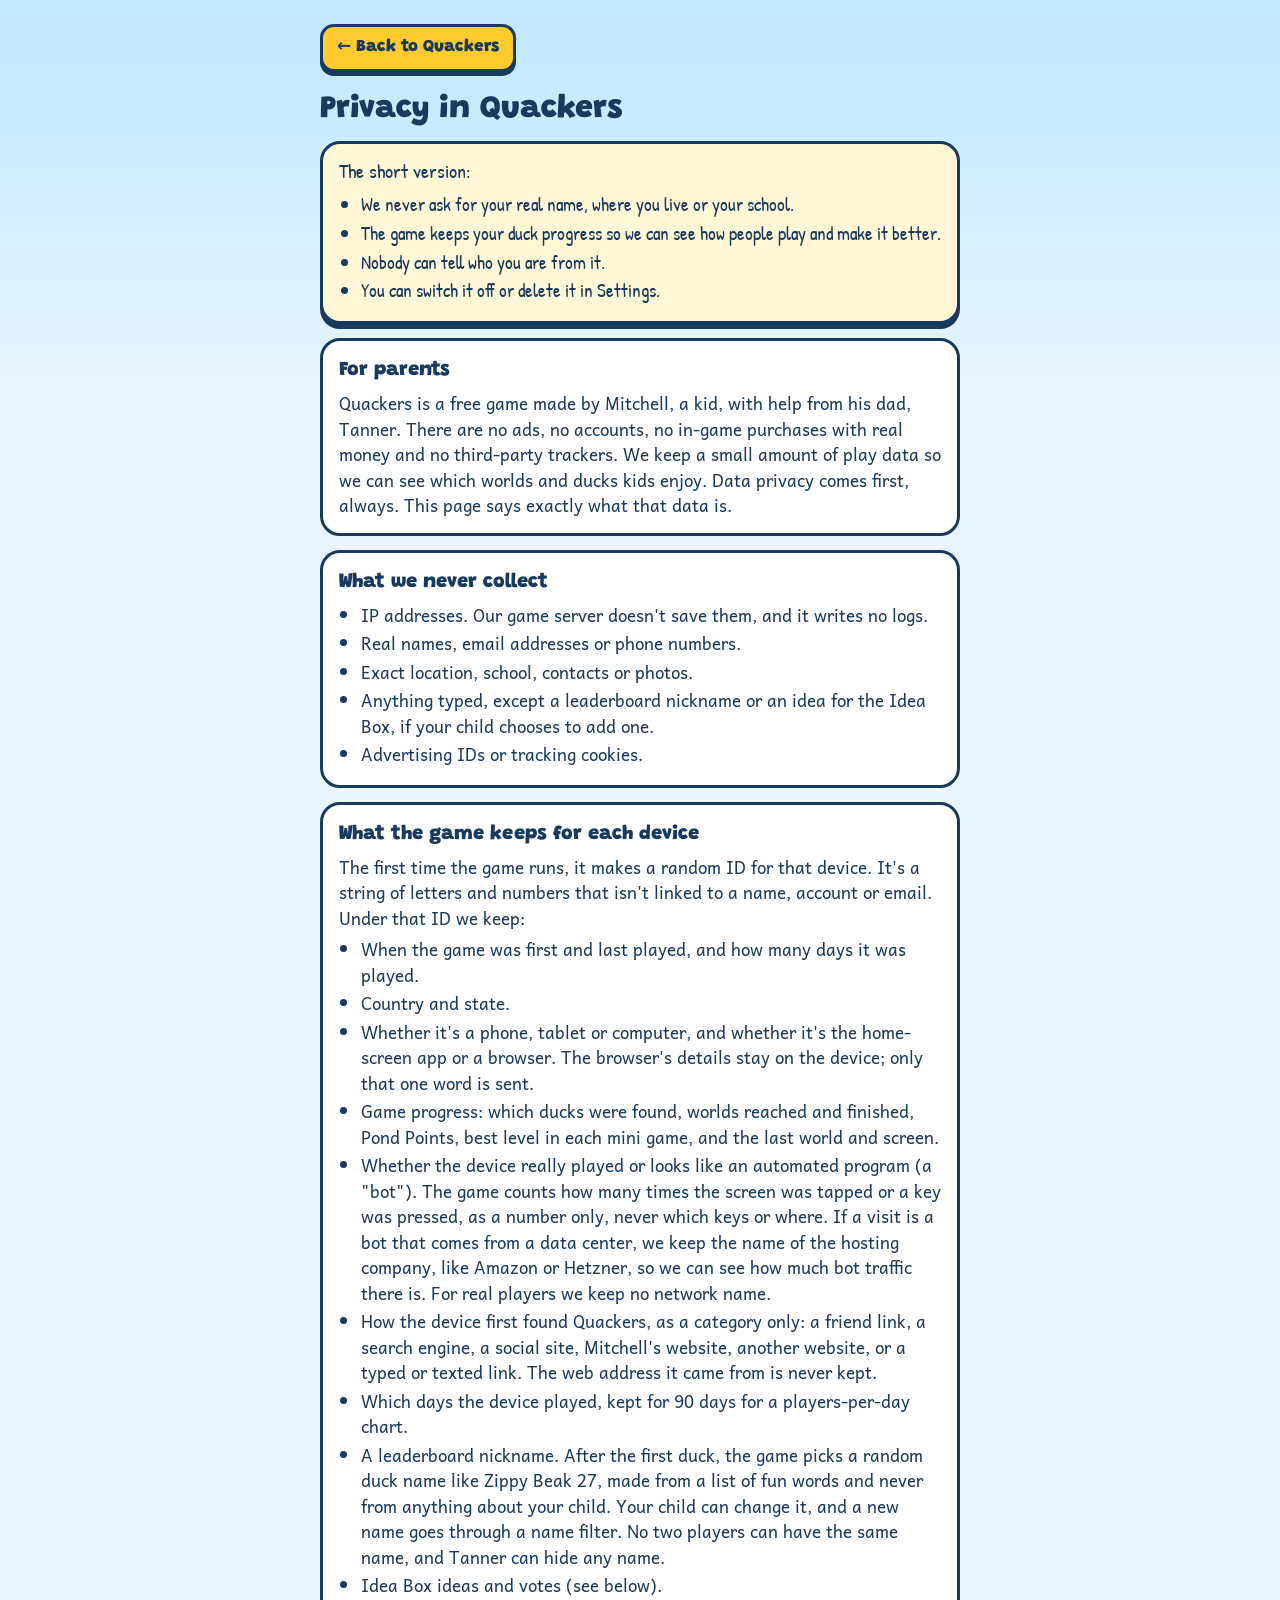
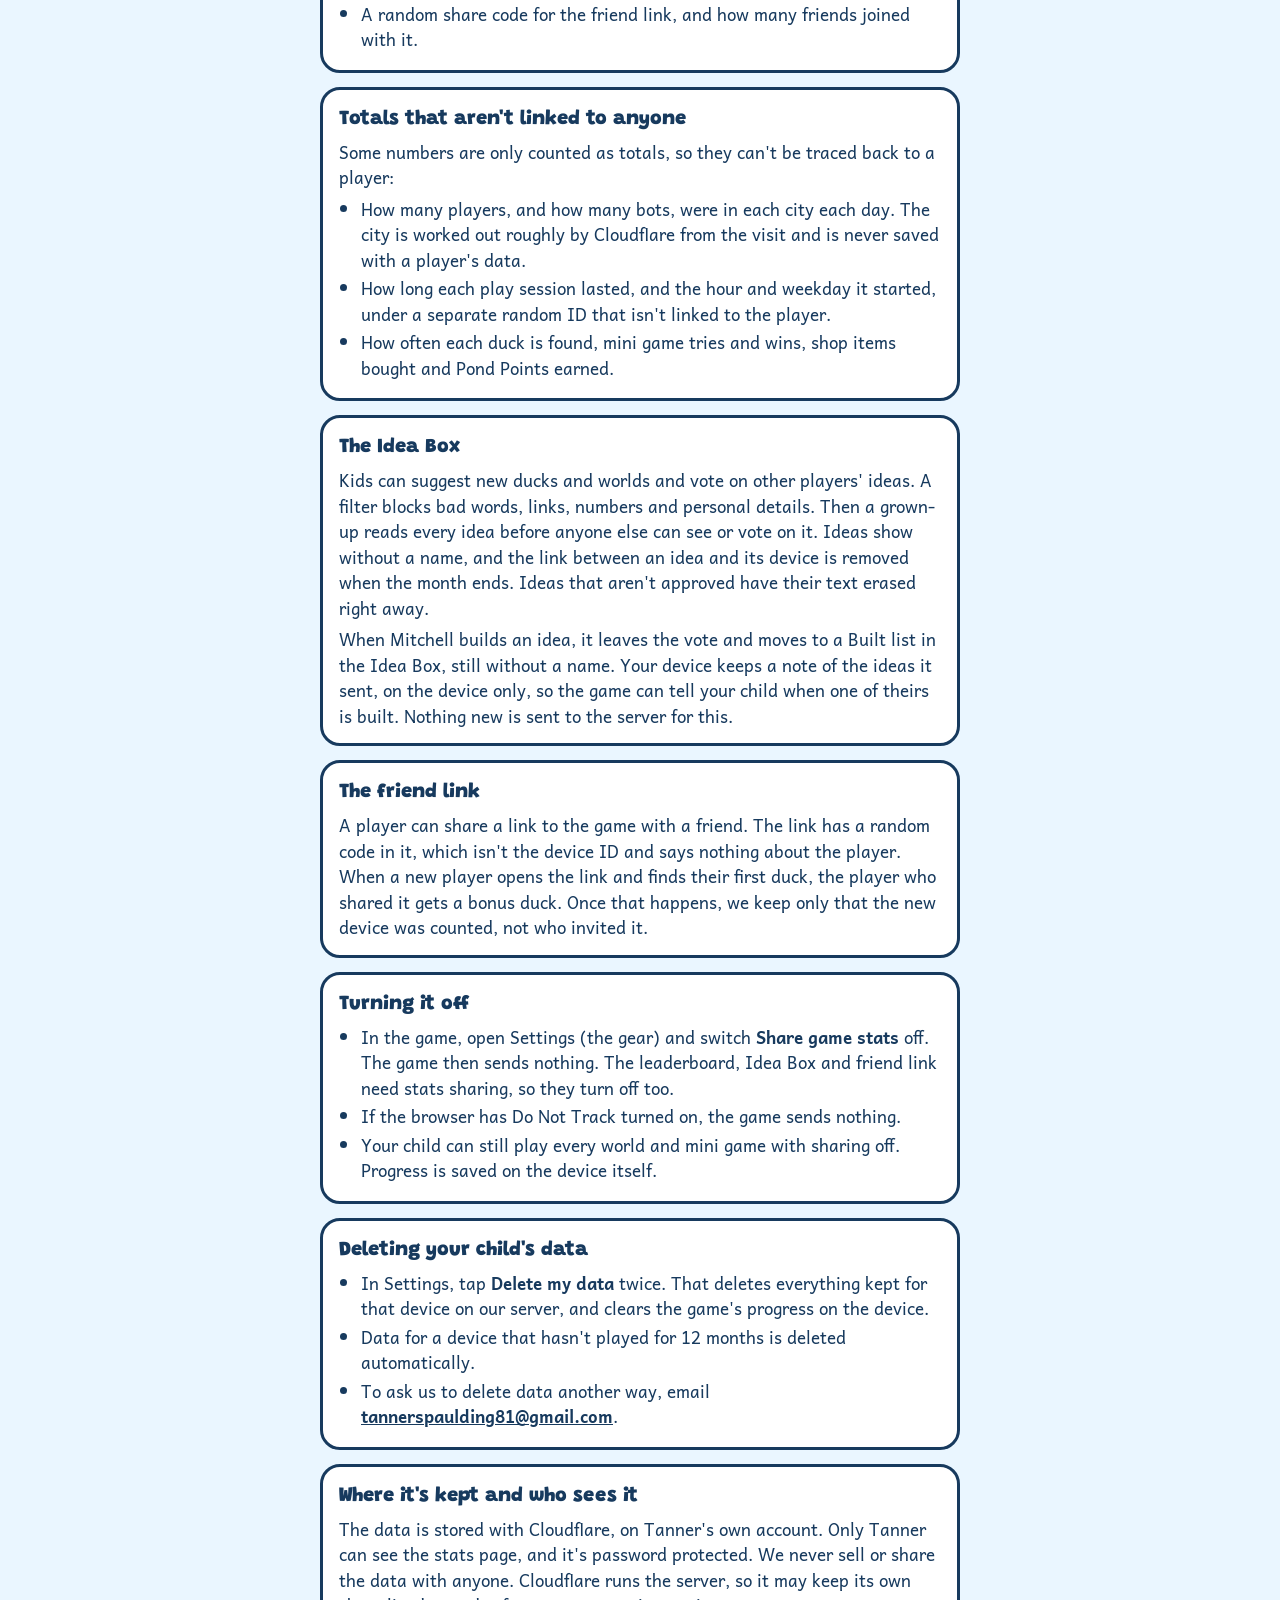
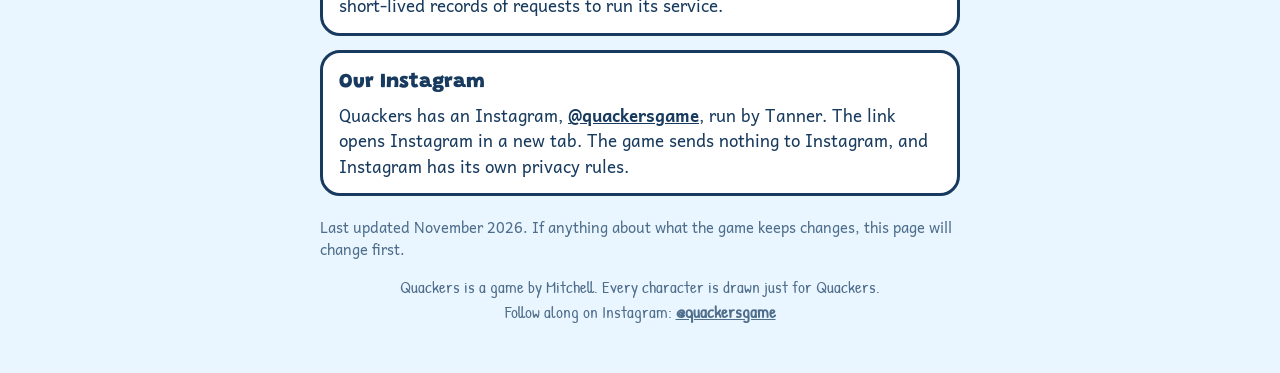
<file: privacy/index.html>
<!doctype html>
<html lang="en">
<head>
<meta charset="utf-8">
<meta name="viewport" content="width=device-width, initial-scale=1, viewport-fit=cover">
<title>Quackers privacy</title>
<meta name="description" content="What the Quackers game keeps, what it never keeps, and how to delete it.">
<link rel="icon" href="/brand/quackers-icon.svg" type="image/svg+xml">
<link rel="preconnect" href="https://fonts.googleapis.com">
<link rel="preconnect" href="https://fonts.gstatic.com" crossorigin>
<link rel="stylesheet" href="https://fonts.googleapis.com/css2?family=Andika:wght@400;700&family=Grandstander:wght@800;900&family=Patrick+Hand&display=swap">
<style>
:root{--ink:#173A5E;--duck:#FFCB2F;--lily:#3FB86A;--dim:#4F6E8C;--sky-top:#BFE6FF;--sky-bot:#EAF6FF;--card:#FFFFFF;--text:#173A5E;--muted:#4F6E8C;--line:#173A5E;
  --display:"Grandstander","Arial Rounded MT Bold",system-ui,sans-serif;--body:"Andika","Trebuchet MS",system-ui,sans-serif;--note:"Patrick Hand","Comic Neue",cursive}
@media (prefers-color-scheme: dark){:root{--sky-top:#14314F;--sky-bot:#0D1F33;--card:#173352;--text:#EAF4FF;--muted:#9DB7D2;--line:#6F93B8;color-scheme:dark}}
*{box-sizing:border-box}
html{background:var(--sky-bot)}
body{margin:0;color:var(--text);font-family:var(--body);font-size:17px;line-height:1.5;background:linear-gradient(var(--sky-top) 0,var(--sky-bot) 420px) no-repeat,var(--sky-bot);
  padding:24px 16px 48px;padding:calc(24px + env(safe-area-inset-top,0px)) max(16px,env(safe-area-inset-right,0px)) 48px max(16px,env(safe-area-inset-left,0px))}
main{max-width:640px;margin:0 auto;display:flex;flex-direction:column;gap:14px}
.back{align-self:flex-start;display:inline-flex;align-items:center;gap:6px;font-family:var(--display);font-weight:900;color:var(--ink);background:var(--duck);border:3px solid var(--ink);border-radius:14px;padding:8px 14px;box-shadow:0 4px 0 var(--ink);text-decoration:none;min-height:44px}
h1{font-family:var(--display);font-weight:900;font-size:2rem;line-height:1.1;margin:6px 0 0}
h2{font-family:var(--display);font-weight:900;font-size:1.25rem;margin:0 0 6px}
.card{background:var(--card);border:3px solid var(--line);border-radius:20px;padding:14px 16px}
.kid{background:#FFF7D6;color:#173A5E;border-color:#173A5E;box-shadow:0 5px 0 #173A5E}
.kid p{font-family:var(--note);font-size:1.25rem;line-height:1.3;margin:0}
.kid ul{margin:8px 0 0;padding-left:22px;font-family:var(--note);font-size:1.2rem;line-height:1.35}
ul{margin:6px 0 0;padding-left:22px}
li{margin:3px 0}
p{margin:6px 0 0}
.card>p:first-of-type,.card>h2+p{margin-top:0}
.small{font-size:.92rem;color:var(--muted)}
.mail{color:inherit;font-weight:700;text-decoration:underline;overflow-wrap:anywhere}
.ask{background:#FFE9C7;color:#173A5E;border:2px dashed #C9761C;border-radius:10px;padding:1px 6px;font-weight:700}
footer{text-align:center;font-family:var(--note);font-size:1.05rem;color:var(--muted)}
</style>
</head>
<body>
<main>
<a class="back" href="/">&larr; Back to Quackers</a>
<h1>Privacy in Quackers</h1>

<section class="card kid" aria-label="The short version for kids">
<p>The short version:</p>
<ul>
<li>We never ask for your real name, where you live or your school.</li>
<li>The game keeps your duck progress so we can see how people play and make it better.</li>
<li>Nobody can tell who you are from it.</li>
<li>You can switch it off or delete it in Settings.</li>
</ul>
</section>

<section class="card">
<h2>For parents</h2>
<p>Quackers is a free game made by Mitchell, a kid, with help from his dad, Tanner. There are no ads, no accounts, no in-game purchases with real money and no third-party trackers. We keep a small amount of play data so we can see which worlds and ducks kids enjoy. Data privacy comes first, always. This page says exactly what that data is.</p>
</section>

<section class="card">
<h2>What we never collect</h2>
<ul>
<li>IP addresses. Our game server doesn't save them, and it writes no logs.</li>
<li>Real names, email addresses or phone numbers.</li>
<li>Exact location, school, contacts or photos.</li>
<li>Anything typed, except a leaderboard nickname or an idea for the Idea Box, if your child chooses to add one.</li>
<li>Advertising IDs or tracking cookies.</li>
</ul>
</section>

<section class="card">
<h2>What the game keeps for each device</h2>
<p>The first time the game runs, it makes a random ID for that device. It's a string of letters and numbers that isn't linked to a name, account or email. Under that ID we keep:</p>
<ul>
<li>When the game was first and last played, and how many days it was played.</li>
<li>Country and state.</li>
<li>Whether it's a phone, tablet or computer, and whether it's the home-screen app or a browser. The browser's details stay on the device; only that one word is sent.</li>
<li>Game progress: which ducks were found, worlds reached and finished, Pond Points, best level in each mini game, and the last world and screen.</li>
<li>Whether the device really played or looks like an automated program (a "bot"). The game counts how many times the screen was tapped or a key was pressed, as a number only, never which keys or where. If a visit is a bot that comes from a data center, we keep the name of the hosting company, like Amazon or Hetzner, so we can see how much bot traffic there is. For real players we keep no network name.</li>
<li>How the device first found Quackers, as a category only: a friend link, a search engine, a social site, Mitchell's website, another website, or a typed or texted link. The web address it came from is never kept.</li>
<li>Which days the device played, kept for 90 days for a players-per-day chart.</li>
<li>A leaderboard nickname. After the first duck, the game picks a random duck name like Zippy Beak 27, made from a list of fun words and never from anything about your child. Your child can change it, and a new name goes through a name filter. No two players can have the same name, and Tanner can hide any name.</li>
<li>Idea Box ideas and votes (see below).</li>
<li>A random share code for the friend link, and how many friends joined with it.</li>
</ul>
</section>

<section class="card">
<h2>Totals that aren't linked to anyone</h2>
<p>Some numbers are only counted as totals, so they can't be traced back to a player:</p>
<ul>
<li>How many players, and how many bots, were in each city each day. The city is worked out roughly by Cloudflare from the visit and is never saved with a player's data.</li>
<li>How long each play session lasted, and the hour and weekday it started, under a separate random ID that isn't linked to the player.</li>
<li>How often each duck is found, mini game tries and wins, shop items bought and Pond Points earned.</li>
</ul>
</section>

<section class="card">
<h2>The Idea Box</h2>
<p>Kids can suggest new ducks and worlds and vote on other players' ideas. A filter blocks bad words, links, numbers and personal details. Then a grown-up reads every idea before anyone else can see or vote on it. Ideas show without a name, and the link between an idea and its device is removed when the month ends. Ideas that aren't approved have their text erased right away.</p>
<p>When Mitchell builds an idea, it leaves the vote and moves to a Built list in the Idea Box, still without a name. Your device keeps a note of the ideas it sent, on the device only, so the game can tell your child when one of theirs is built. Nothing new is sent to the server for this.</p>
</section>

<section class="card">
<h2>The friend link</h2>
<p>A player can share a link to the game with a friend. The link has a random code in it, which isn't the device ID and says nothing about the player. When a new player opens the link and finds their first duck, the player who shared it gets a bonus duck. Once that happens, we keep only that the new device was counted, not who invited it.</p>
</section>

<section class="card">
<h2>Turning it off</h2>
<ul>
<li>In the game, open Settings (the gear) and switch <b>Share game stats</b> off. The game then sends nothing. The leaderboard, Idea Box and friend link need stats sharing, so they turn off too.</li>
<li>If the browser has Do Not Track turned on, the game sends nothing.</li>
<li>Your child can still play every world and mini game with sharing off. Progress is saved on the device itself.</li>
</ul>
</section>

<section class="card">
<h2>Deleting your child's data</h2>
<ul>
<li>In Settings, tap <b>Delete my data</b> twice. That deletes everything kept for that device on our server, and clears the game's progress on the device.</li>
<li>Data for a device that hasn't played for 12 months is deleted automatically.</li>
<li>To ask us to delete data another way, email <!-- Parent contact email: change it here only. --><a class="mail" href="mailto:tannerspaulding81@gmail.com?subject=Quackers%20data">tannerspaulding81@gmail.com</a>.</li>
</ul>
</section>

<section class="card">
<h2>Where it's kept and who sees it</h2>
<p>The data is stored with Cloudflare, on Tanner's own account. Only Tanner can see the stats page, and it's password protected. We never sell or share the data with anyone. Cloudflare runs the server, so it may keep its own short-lived records of requests to run its service.</p>
</section>

<section class="card">
<h2>Our Instagram</h2>
<p>Quackers has an Instagram, <a class="mail" href="https://www.instagram.com/quackersgame/" target="_blank" rel="noopener noreferrer">@quackersgame</a>, run by Tanner. The link opens Instagram in a new tab. The game sends nothing to Instagram, and Instagram has its own privacy rules.</p>
</section>

<p class="small">Last updated November 2026. If anything about what the game keeps changes, this page will change first.</p>
<footer>Quackers is a game by Mitchell. Every character is drawn just for Quackers.<br>Follow along on Instagram: <a class="mail" href="https://www.instagram.com/quackersgame/" target="_blank" rel="noopener noreferrer">@quackersgame</a></footer>
</main>
</body>
</html>
</file>
